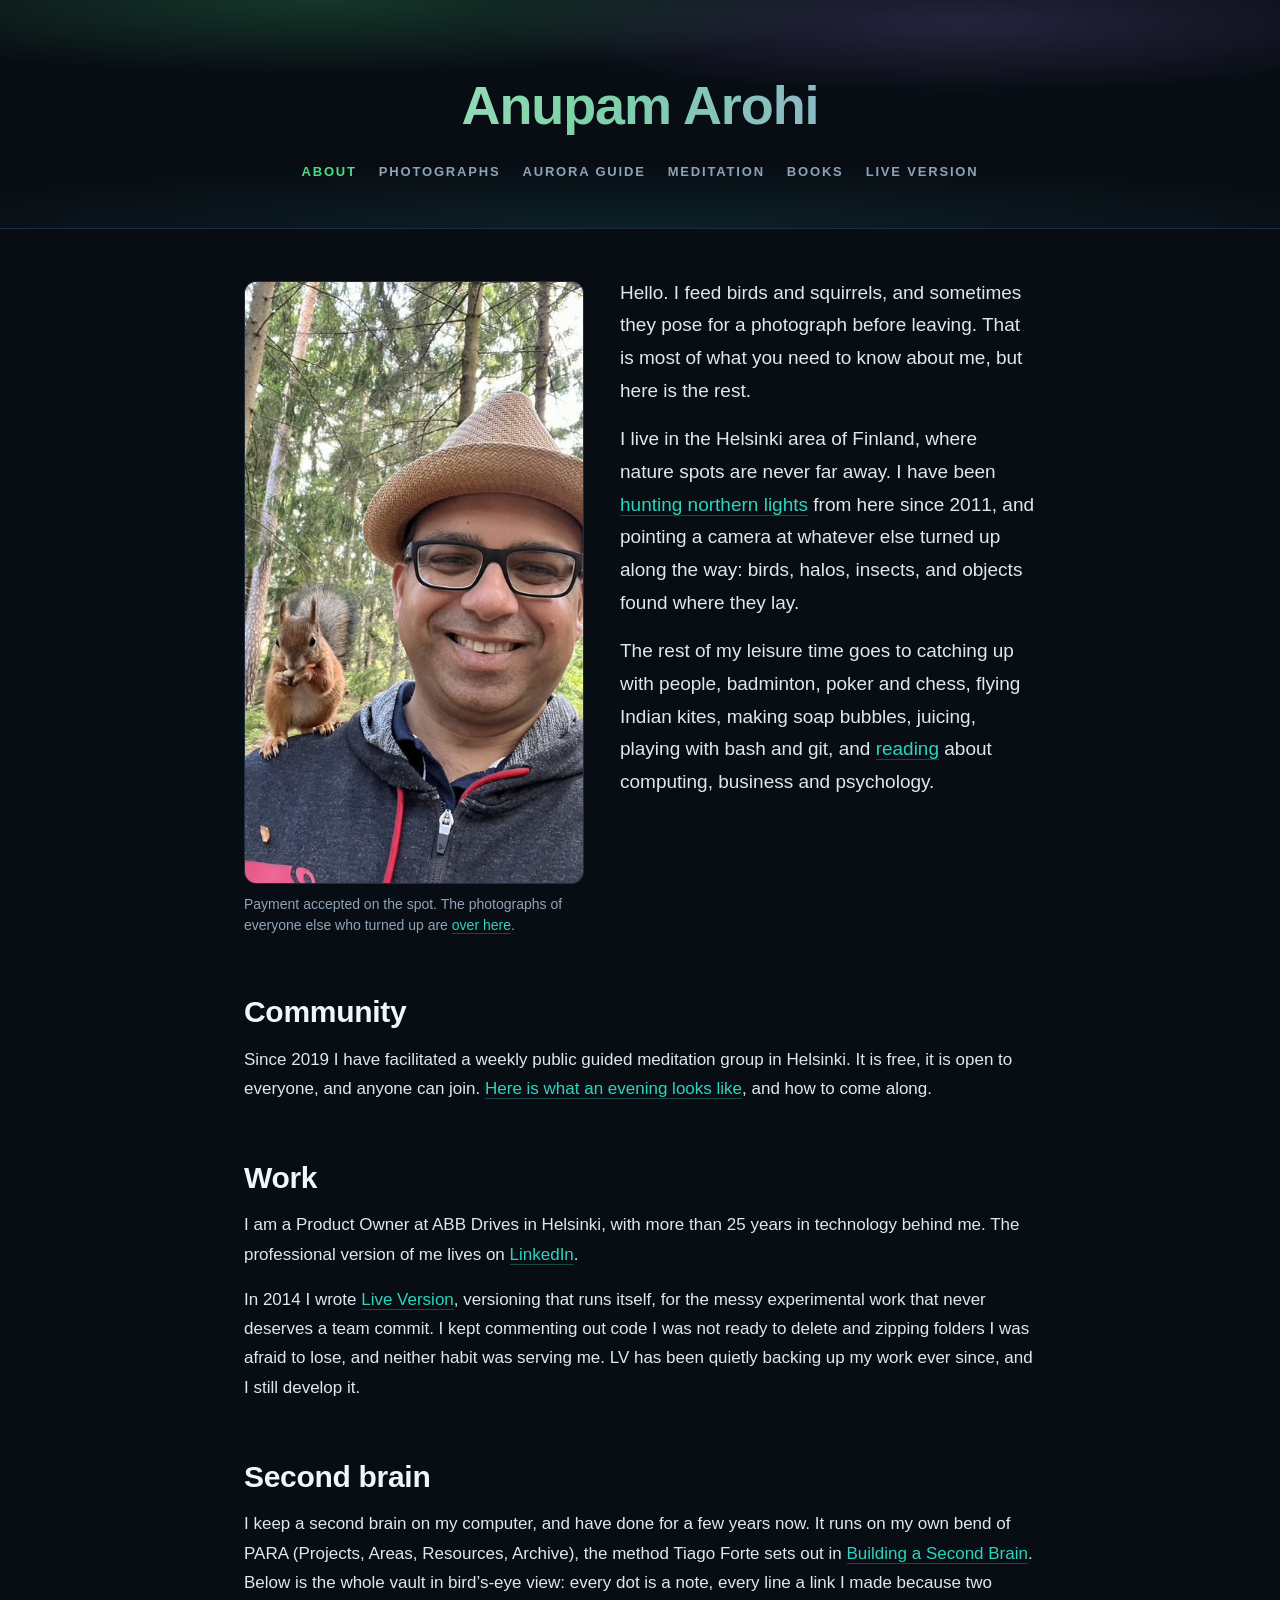
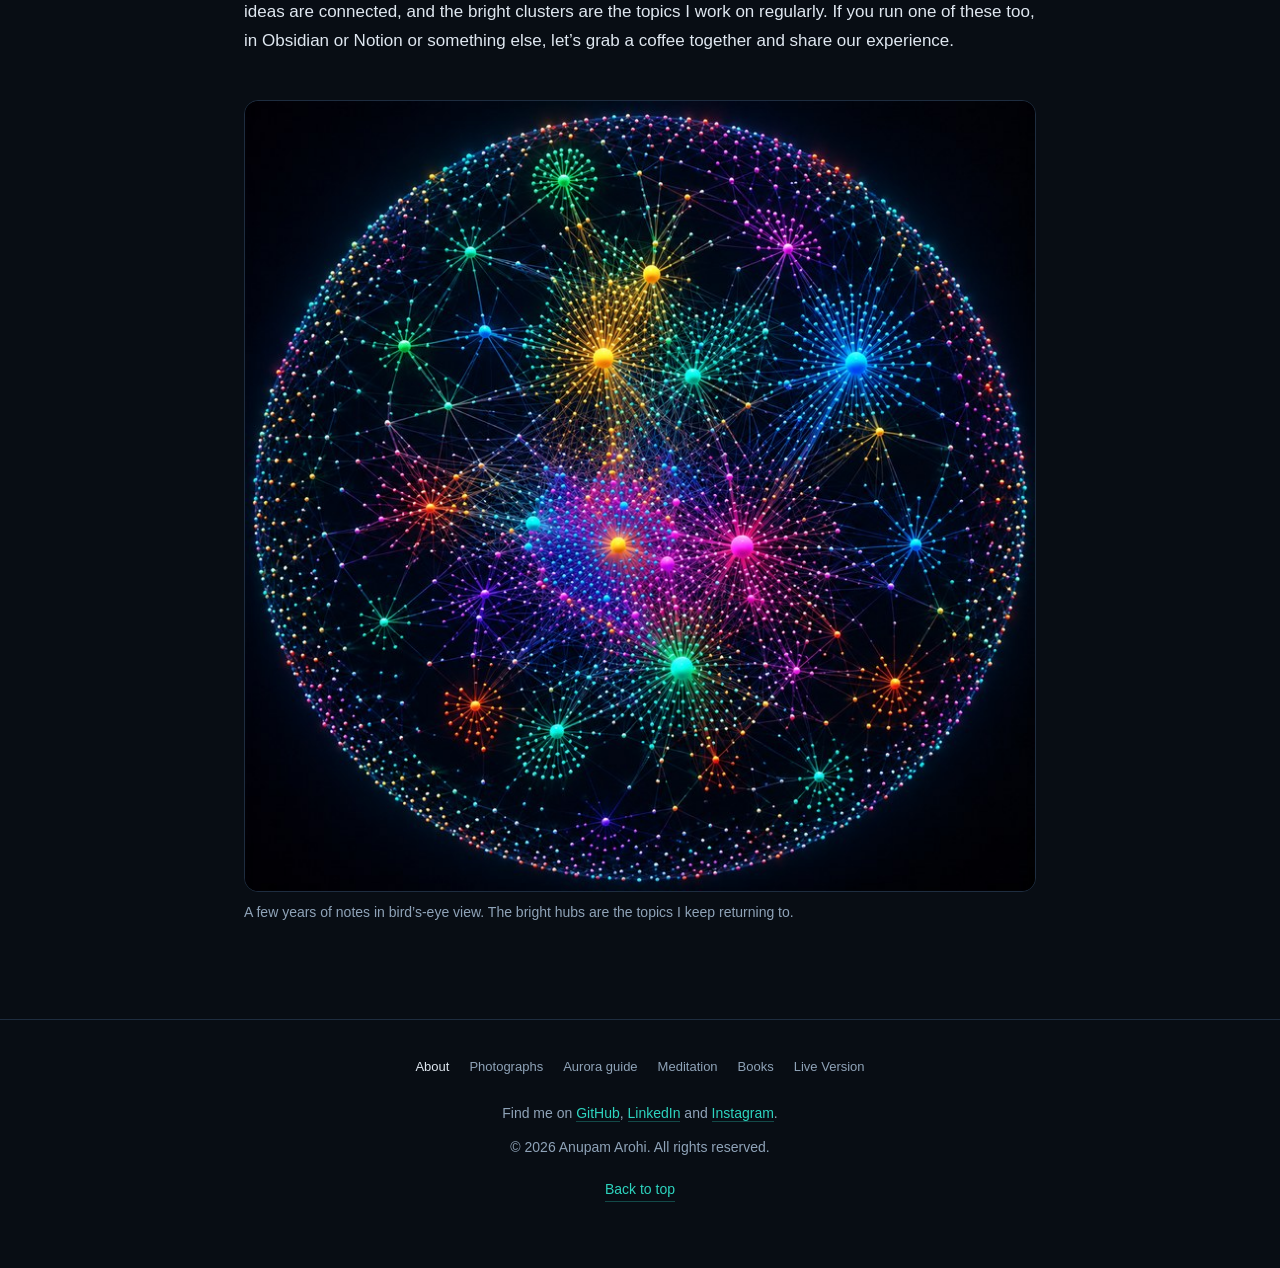
<file: index.html>
<!DOCTYPE html>
<html lang="en">
<head>
<meta charset="utf-8">
<meta name="viewport" content="width=device-width, initial-scale=1">
<title>Anupam Arohi</title>
<meta name="description" content="Anupam Arohi: Product Owner at ABB Drives in Helsinki, photographer, aurora hunter, author of Live Version, and facilitator of a weekly public meditation group.">
<meta name="author" content="Anupam Arohi">
<link rel="canonical" href="https://anupam-arohi.github.io/">

<meta property="og:type" content="profile">
<meta property="og:site_name" content="Anupam Arohi">
<meta property="og:title" content="Anupam Arohi">
<meta property="og:description" content="Product Owner in Helsinki, photographer, aurora hunter, author of Live Version, and facilitator of a weekly public meditation group.">
<meta property="og:url" content="https://anupam-arohi.github.io/">
<meta property="og:image" content="https://anupam-arohi.github.io/images/anupam-with-a-red-squirrel-1400.jpg">
<meta property="og:image:alt" content="Anupam smiling in a straw hat while a red squirrel eats a nut on his shoulder.">
<meta name="twitter:card" content="summary_large_image">
<meta name="theme-color" content="#080d14">

<link rel="stylesheet" href="site.css">
<link rel="stylesheet" href="about.css">

<script type="application/ld+json">
{
  "@context": "https://schema.org",
  "@type": "Person",
  "name": "Anupam Arohi",
  "url": "https://anupam-arohi.github.io/",
  "jobTitle": "Product Owner",
  "worksFor": { "@type": "Organization", "name": "ABB Drives" },
  "address": { "@type": "PostalAddress", "addressLocality": "Espoo", "addressCountry": "FI" },
  "sameAs": [
    "https://www.linkedin.com/in/anupamarohi/",
    "https://github.com/anupam-arohi",
    "https://www.instagram.com/anupam_social/",
    "https://anupam-arohi.github.io/meditation.html",
    "https://anupam-arohi.github.io/gm/",
    "https://anupam-arohi.github.io/photos/",
    "https://anupam-arohi.github.io/auroras/",
    "https://anupam-arohi.github.io/lv/",
    "https://anupam-arohi.github.io/books/"
  ]
}
</script>
</head>
<body>

<a class="skip" href="#main">Skip to the content</a>

<header class="hero" id="top">
  <h1>Anupam Arohi</h1>
  <!-- site-nav:start current="about" -->
  <ul class="nav">
    <li><a href="/" aria-current="page">About</a></li>
    <li><a href="/photos/">Photographs</a></li>
    <li><a href="/auroras/">Aurora guide</a></li>
    <li><a href="/meditation.html">Meditation</a></li>
    <li><a href="/books/">Books</a></li>
    <li><a href="/lv/">Live Version</a></li>
  </ul>
  <!-- site-nav:end -->
</header>

<main id="main">

<div class="opening">
  <figure class="portrait">
    <span class="frame">
      <img
        src="images/anupam-with-a-red-squirrel.jpg"
        srcset="images/anupam-with-a-red-squirrel-800.jpg 450w,
                images/anupam-with-a-red-squirrel-1400.jpg 788w,
                images/anupam-with-a-red-squirrel-2000.jpg 1125w"
        sizes="(max-width:700px) 92vw, 340px"
        width="1125" height="2000"
        alt="Anupam smiling in a straw hat while a red squirrel sits on his shoulder eating a nut, in a pine forest.">
    </span>
    <figcaption>Payment accepted on the spot. The photographs of everyone else who turned up are <a href="/photos/">over here</a>.</figcaption>
  </figure>

  <div class="lede">
    <p>Hello. I feed birds and squirrels, and sometimes they pose for a photograph before leaving. That is most of what you need to know about me, but here is the rest.</p>
    <p>I live in the Helsinki area of Finland, where nature spots are never far away. I have been <a href="/auroras/">hunting northern lights</a> from here since 2011, and pointing a camera at whatever else turned up along the way: birds, halos, insects, and objects found where they lay.</p>
    <p>The rest of my leisure time goes to catching up with people, badminton, poker and chess, flying Indian kites, making soap bubbles, juicing, playing with bash and git, and <a href="/books/">reading</a> about computing, business and psychology.</p>
  </div>
</div>

<h2>Community</h2>
<p>Since 2019 I have facilitated a weekly public guided meditation group in Helsinki. It is free, it is open to everyone, and anyone can join. <a href="meditation.html">Here is what an evening looks like</a>, and how to come along.</p>

<h2>Work</h2>
<p>I am a Product Owner at ABB Drives in Helsinki, with more than 25 years in technology behind me. The professional version of me lives on <a href="https://www.linkedin.com/in/anupamarohi/">LinkedIn</a>.</p>
<p>In 2014 I wrote <a href="/lv/">Live Version</a>, versioning that runs itself, for the messy experimental work that never deserves a team commit. I kept commenting out code I was not ready to delete and zipping folders I was afraid to lose, and neither habit was serving me. LV has been quietly backing up my work ever since, and I still develop it.</p>

<h2>Second brain</h2>
<p>I keep a second brain on my computer, and have done for a few years now. It runs on my own bend of PARA (Projects, Areas, Resources, Archive), the method Tiago Forte sets out in <a href="https://www.goodreads.com/review/show/4835673491" rel="noopener">Building a Second Brain</a>. Below is the whole vault in bird&rsquo;s-eye view: every dot is a note, every line a link I made because two ideas are connected, and the bright clusters are the topics I work on regularly. If you run one of these too, in Obsidian or Notion or something else, let&rsquo;s grab a coffee together and share our experience.</p>

<figure class="banner">
  <img
    src="images/second-brain-graph-1254.jpg"
    srcset="images/second-brain-graph-800.jpg 800w,
            images/second-brain-graph-1254.jpg 1254w"
    sizes="(max-width:840px) 92vw, 792px"
    width="1254" height="1254"
    alt="A spherical graph view of my second brain: hundreds of coloured dots, each a note, joined by faint lines into bright clusters around the topics I return to most."
    loading="lazy">
  <figcaption>A few years of notes in bird&rsquo;s-eye view. The bright hubs are the topics I keep returning to.</figcaption>
</figure>

</main>

<footer>
  <!-- site-nav:start current="about" class="footer-nav" -->
  <ul class="footer-nav">
    <li><a href="/" aria-current="page">About</a></li>
    <li><a href="/photos/">Photographs</a></li>
    <li><a href="/auroras/">Aurora guide</a></li>
    <li><a href="/meditation.html">Meditation</a></li>
    <li><a href="/books/">Books</a></li>
    <li><a href="/lv/">Live Version</a></li>
  </ul>
  <!-- site-nav:end -->
  <p>Find me on <a href="https://github.com/anupam-arohi">GitHub</a>, <a href="https://www.linkedin.com/in/anupamarohi/">LinkedIn</a> and <a rel="me" href="https://www.instagram.com/anupam_social/">Instagram</a>.</p>
  <p>&copy; 2026 Anupam Arohi. All rights reserved.</p>
  <p><a class="top" href="#top">Back to top</a></p>
</footer>

</body>
</html>
</file>
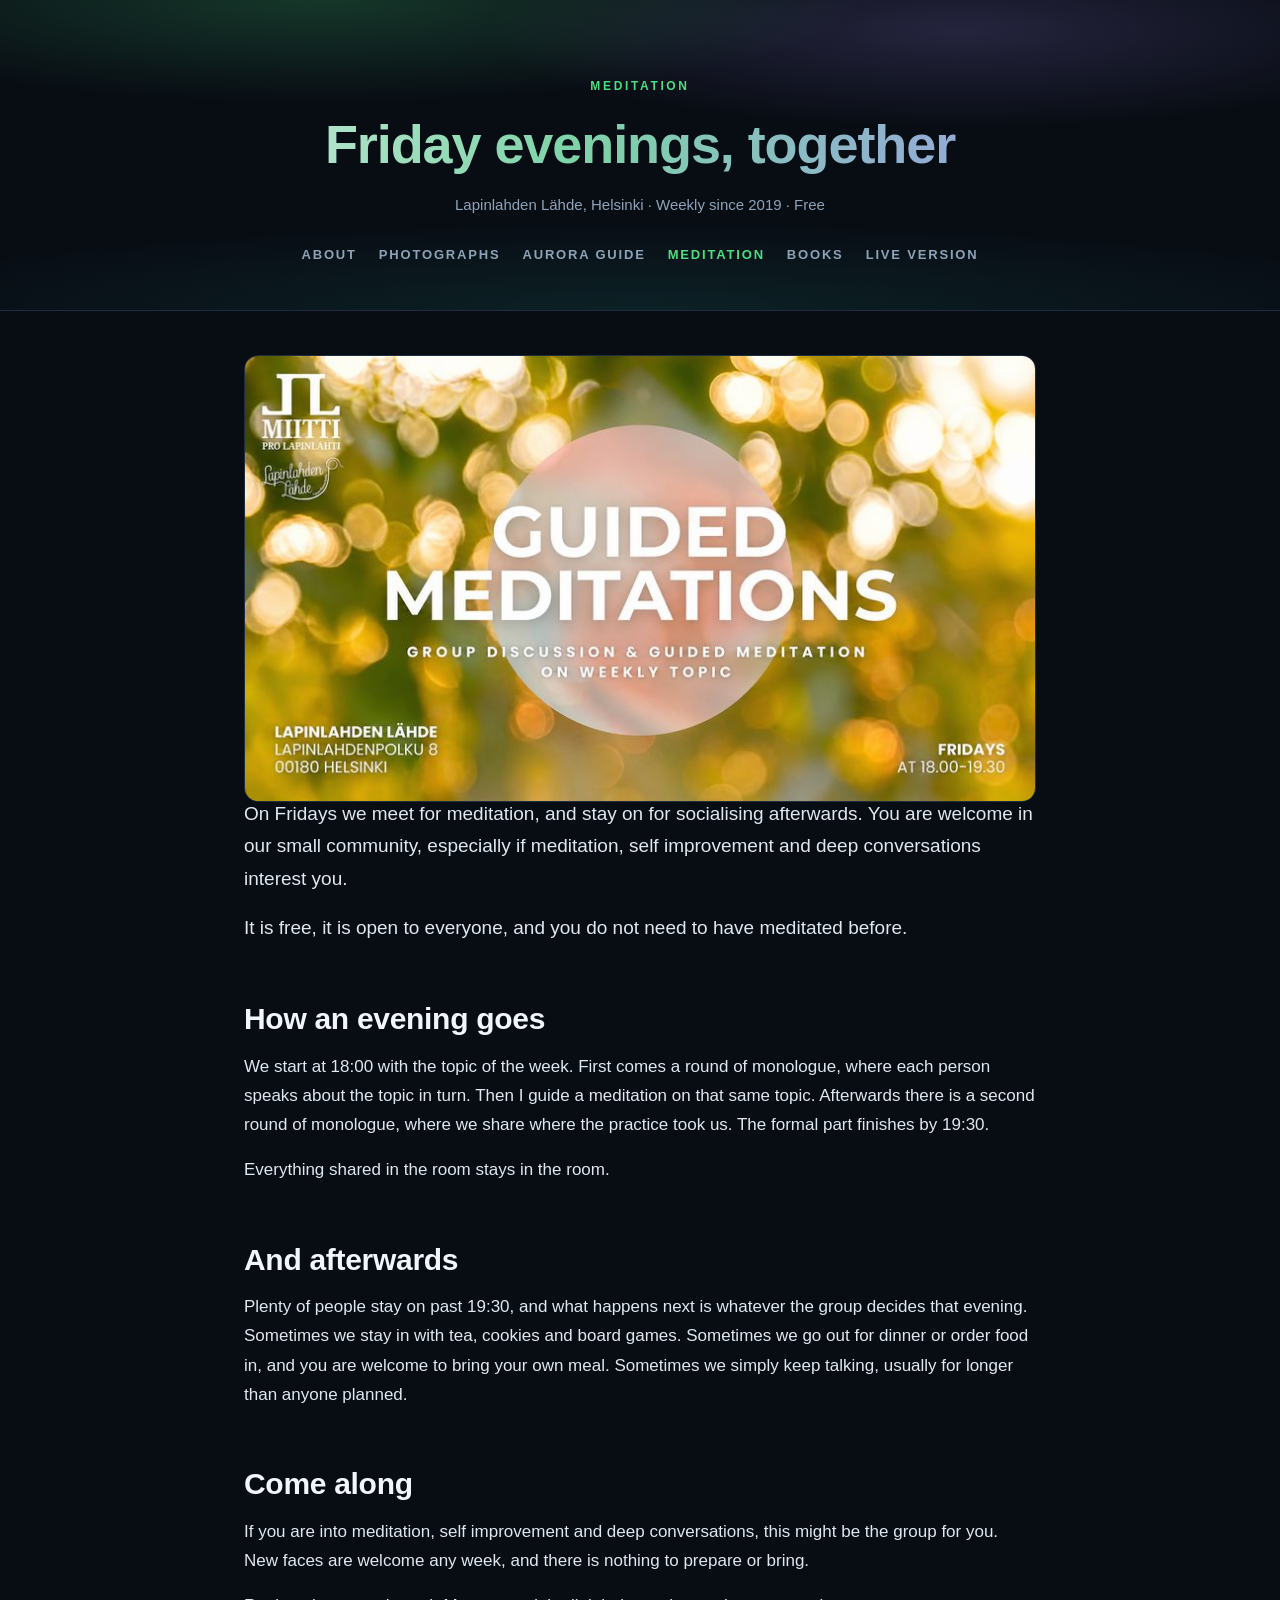
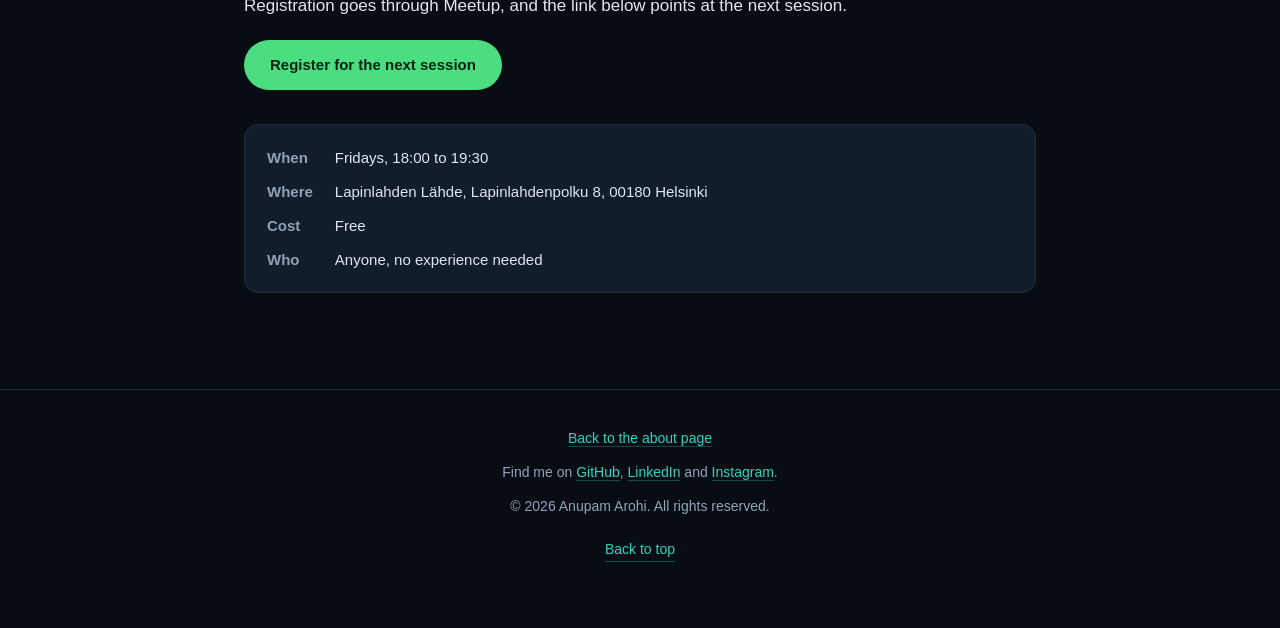
<file: meditation.html>
<!DOCTYPE html>
<html lang="en">
<head>
<meta charset="utf-8">
<meta name="viewport" content="width=device-width, initial-scale=1">
<title>Meditation &middot; Anupam Arohi</title>
<meta name="description" content="A free weekly meditation and conversation group in Helsinki. Fridays 18:00 to 19:30 at Lapinlahden Lahde, Lapinlahdenpolku 8. Running since 2019, open to everyone.">
<meta name="author" content="Anupam Arohi">
<link rel="canonical" href="https://anupam-arohi.github.io/meditation.html">

<meta property="og:type" content="article">
<meta property="og:site_name" content="Anupam Arohi">
<meta property="og:title" content="Meditation &middot; Anupam Arohi">
<meta property="og:description" content="A free weekly meditation and conversation group in Helsinki. Fridays 18:00 to 19:30 at Lapinlahden Lahde, Lapinlahdenpolku 8. Running since 2019, open to everyone.">
<meta property="og:url" content="https://anupam-arohi.github.io/meditation.html">
<meta property="og:image" content="https://anupam-arohi.github.io/images/guided-meditations-banner-2000.jpg">
<meta property="og:image:alt" content="Guided Meditations poster: Fridays 18.00 to 19.30 at Lapinlahden Lahde, Helsinki.">
<meta name="twitter:card" content="summary_large_image">
<meta name="theme-color" content="#080d14">

<link rel="stylesheet" href="site.css">
<link rel="stylesheet" href="about.css">
</head>
<body>

<a class="skip" href="#main">Skip to the content</a>

<header class="hero" id="top">
  <p class="kicker">Meditation</p>
  <h1>Friday evenings, together</h1>
  <p class="byline">Lapinlahden L&auml;hde, Helsinki &middot; Weekly since 2019 &middot; Free</p>
  <!-- site-nav:start current="meditation" -->
  <ul class="nav">
    <li><a href="/">About</a></li>
    <li><a href="/photos/">Photographs</a></li>
    <li><a href="/auroras/">Aurora guide</a></li>
    <li><a href="/meditation.html" aria-current="page">Meditation</a></li>
    <li><a href="/books/">Books</a></li>
    <li><a href="/lv/">Live Version</a></li>
  </ul>
  <!-- site-nav:end -->
</header>

<main id="main">

<figure class="banner">
  <img
    src="images/guided-meditations-banner-1400.jpg"
    srcset="images/guided-meditations-banner-800.jpg 800w,
            images/guided-meditations-banner-1400.jpg 1400w,
            images/guided-meditations-banner-2000.jpg 2000w"
    sizes="(max-width:840px) 92vw, 792px"
    width="1400" height="788"
    alt="Guided Meditations poster: group discussion and guided meditation on a weekly topic, Lapinlahden L&auml;hde, Lapinlahdenpolku 8, Helsinki, Fridays 18.00 to 19.30, over a background of golden bokeh lights.">
</figure>

<div class="lede">
  <p>On Fridays we meet for meditation, and stay on for socialising afterwards. You are welcome in our small community, especially if meditation, self improvement and deep conversations interest you.</p>
  <p>It is free, it is open to everyone, and you do not need to have meditated before.</p>
</div>

<h2>How an evening goes</h2>
<p>We start at 18:00 with the topic of the week. First comes a round of monologue, where each person speaks about the topic in turn. Then I guide a meditation on that same topic. Afterwards there is a second round of monologue, where we share where the practice took us. The formal part finishes by 19:30.</p>
<p>Everything shared in the room stays in the room.</p>

<h2>And afterwards</h2>
<p>Plenty of people stay on past 19:30, and what happens next is whatever the group decides that evening. Sometimes we stay in with tea, cookies and board games. Sometimes we go out for dinner or order food in, and you are welcome to bring your own meal. Sometimes we simply keep talking, usually for longer than anyone planned.</p>

<h2>Come along</h2>
<p>If you are into meditation, self improvement and deep conversations, this might be the group for you. New faces are welcome any week, and there is nothing to prepare or bring.</p>
<p>Registration goes through Meetup, and the link below points at the next session.</p>

<p><a class="cta" href="/gm/">Register for the next session</a></p>

<dl class="facts">
  <dt>When</dt>
  <dd>Fridays, 18:00 to 19:30</dd>
  <dt>Where</dt>
  <dd>Lapinlahden L&auml;hde, Lapinlahdenpolku 8, 00180 Helsinki</dd>
  <dt>Cost</dt>
  <dd>Free</dd>
  <dt>Who</dt>
  <dd>Anyone, no experience needed</dd>
</dl>

</main>

<footer>
  <p><a href="./">Back to the about page</a></p>
  <p>Find me on <a href="https://github.com/anupam-arohi">GitHub</a>, <a href="https://www.linkedin.com/in/anupamarohi/">LinkedIn</a> and <a rel="me" href="https://www.instagram.com/anupam_social/">Instagram</a>.</p>
  <p>&copy; 2026 Anupam Arohi. All rights reserved.</p>
  <p><a class="top" href="#top">Back to top</a></p>
</footer>

</body>
</html>
</file>
<file: site.css>
/* ============================================================================
   site.css  ·  the shared shell for anupam-arohi.github.io
   ----------------------------------------------------------------------------
   SOURCE OF TRUTH: anupam-arohi.github.io/_shared/site.css
   DO NOT EDIT THE COPIES. Edit the source, then run:

       python3 _shared/sync.py

   which copies this file into every site repo and re-stamps the nav.

   Scope: design tokens, base typography, skip link, hero, site nav, footer.
   Anything page-specific belongs in that site's own stylesheet, which loads
   AFTER this one and may override freely.
   ========================================================================== */

:root{
  --bg:#080d14;
  --bg-soft:#0e1622;
  --panel:#121c2a;
  --border:#1e2d40;
  --text:#dfe7f0;
  --muted:#8fa3b8;
  --green:#4ade80;
  --teal:#2dd4bf;
  --violet:#a78bfa;
  --pink:#f472b6;
  --amber:#fbbf24;
  /* Default reading width. Each site overrides this in its own stylesheet:
     prose pages use 820-840px, the gallery widens to 1140px. */
  --maxw:840px;
}

*{box-sizing:border-box}
html{scroll-behavior:smooth}
body{
  margin:0;
  background:var(--bg);
  color:var(--text);
  font:400 17px/1.72 -apple-system,BlinkMacSystemFont,"Segoe UI",Roboto,"Helvetica Neue",Arial,sans-serif;
  -webkit-font-smoothing:antialiased;
}
a{color:var(--teal);text-decoration:none;border-bottom:1px solid rgba(45,212,191,.3)}
a:hover{color:var(--green);border-bottom-color:var(--green)}

/* Visible focus everywhere. Never remove this without replacing it. */
:focus-visible{
  outline:2px solid var(--green);
  outline-offset:3px;
  border-radius:4px;
}

.skip{
  position:absolute;left:-9999px;top:0;
  background:var(--panel);color:var(--text);
  padding:10px 16px;border:1px solid var(--border);border-radius:0 0 8px 0;z-index:200;
}
.skip:focus{left:0}

/* ---------- hero ---------- */
.hero{
  position:relative;
  padding:76px 24px 44px;
  text-align:center;
  overflow:hidden;
  border-bottom:1px solid var(--border);
}
.hero::before{
  content:"";
  position:absolute;inset:0;
  background:
    radial-gradient(ellipse 70% 55% at 25% 0%, rgba(74,222,128,.20), transparent 60%),
    radial-gradient(ellipse 60% 50% at 75% 10%, rgba(167,139,250,.18), transparent 62%),
    radial-gradient(ellipse 90% 40% at 50% 100%, rgba(45,212,191,.10), transparent 70%);
  pointer-events:none;
}
.hero > *{position:relative}
.kicker{
  font-size:12px;letter-spacing:.22em;text-transform:uppercase;
  color:var(--green);margin:0 0 18px;font-weight:600;
}
h1{
  margin:0 0 18px;
  font-size:clamp(32px,6.2vw,54px);
  line-height:1.1;font-weight:700;letter-spacing:-.02em;
  background:linear-gradient(100deg,#e8f5ee 0%,#7dd3a8 45%,#a78bfa 100%);
  -webkit-background-clip:text;background-clip:text;
  -webkit-text-fill-color:transparent;
}
.byline{color:var(--muted);font-size:15px;margin:0}
.byline span{color:var(--text)}

/* h1 is a gradient clipped to the text, which would swallow a colour emoji.
   This span opts back out so the glyph paints normally. */
.emoji{
  -webkit-text-fill-color:initial;
  background:none;
  font-size:.78em;
  vertical-align:.06em;
}

/* ---------- site nav ----------
   Identical on every page of every site. Generated between the
   <!-- site-nav:start --> markers by _shared/sync.py. Do not hand-edit. */
.nav{
  display:flex;gap:22px;justify-content:center;flex-wrap:wrap;
  margin:26px 0 0;padding:0;list-style:none;
  font-size:13px;letter-spacing:.14em;text-transform:uppercase;font-weight:600;
}
.nav a{color:var(--muted);border:0}
.nav a:hover,.nav a[aria-current="page"]{color:var(--green)}

/* ---------- section nav ----------
   Second row, for navigation WITHIN one site (photos: All / Series).
   Deliberately lighter than .nav so the two levels never read as one bar. */
.subnav{
  display:flex;gap:18px;justify-content:center;flex-wrap:wrap;
  margin:14px 0 0;padding:0;list-style:none;
  font-size:13px;font-weight:500;letter-spacing:.02em;
}
.subnav a{
  color:var(--muted);border:0;
  padding:3px 12px;border-radius:100px;
  background:rgba(255,255,255,.04);
}
.subnav a:hover{color:var(--text);background:rgba(255,255,255,.09)}
.subnav a[aria-current="page"]{
  color:#06210f;background:var(--green);font-weight:650;
}

/* ---------- layout ----------
   h2 is deliberately NOT here: the prose sites want generous space above a
   heading, the gallery and the guide want it tight. Each site sets its own. */
main{max-width:var(--maxw);margin:0 auto;padding:0 24px 96px}
p{margin:0 0 16px}

/* ---------- footer ---------- */
footer{
  border-top:1px solid var(--border);
  padding:36px 24px 56px;text-align:center;
  color:var(--muted);font-size:14px;
}
footer p{margin:0 0 10px}
.top{display:inline-block;margin-top:8px}

/* The same nav as the header, repeated where people finish reading and ask
   "what else is here". Lighter than .nav on purpose: a footer nav is a
   safety net, not a second bar competing with the one at the top. */
.footer-nav{
  display:flex;gap:10px 20px;justify-content:center;flex-wrap:wrap;
  margin:0 0 22px;padding:0;list-style:none;
  font-size:13px;font-weight:500;
}
.footer-nav a{color:var(--muted);border:0}
.footer-nav a:hover{color:var(--green)}
.footer-nav a[aria-current="page"]{color:var(--text)}

/* ---------- motion ---------- */
@media(prefers-reduced-motion:reduce){
  html{scroll-behavior:auto}
  *,*::before,*::after{transition-duration:.001ms !important;animation-duration:.001ms !important}
}
</file>
<file: about.css>
/* ============================================================================
   about.css
   ----------------------------------------------------------------------------
   Page-specific styles only. The shared shell (colour tokens, base type, skip
   link, hero, nav, footer) lives in site.css, which every page loads first.
   site.css is generated: edit it in the root repo's _shared/ and run sync.py,
   never here.
   ========================================================================== */

:root{
  /* prose, not images */
  --maxw:840px;
}

h2{
  font-size:clamp(23px,3.6vw,30px);
  line-height:1.25;margin:56px 0 14px;font-weight:650;letter-spacing:-.01em;color:#f0f6fb;
}

/* ---------- opening: portrait beside the first words ---------- */
.opening{
  display:grid;grid-template-columns:minmax(0,340px) 1fr;
  gap:36px;align-items:start;
  margin-top:52px;
}
@media(max-width:700px){
  .opening{grid-template-columns:1fr}
  .portrait{max-width:340px;margin:0 auto}
}
.portrait{margin:0}
.portrait .frame{
  display:block;overflow:hidden;line-height:0;
  border-radius:12px;border:1px solid var(--border);
  background:var(--bg-soft);
}
.portrait img{width:100%;height:auto;display:block}
.portrait figcaption{
  color:var(--muted);font-size:14px;line-height:1.55;margin-top:10px;
}
.lede{font-size:19px}
.lede p:first-child{margin-top:-4px}

/* ---------- cards to the other sites ---------- */
.site-list{
  display:grid;grid-template-columns:repeat(auto-fit,minmax(280px,1fr));
  gap:18px;margin:26px 0 0;padding:0;list-style:none;
}
.site-card{
  background:var(--panel);border:1px solid var(--border);border-radius:14px;
  overflow:hidden;display:flex;flex-direction:column;height:100%;
}
.site-card:hover{border-color:#2a3d55}
.site-card .thumb{line-height:0;border-bottom:1px solid var(--border)}
.site-card .thumb img{width:100%;height:180px;object-fit:cover;display:block}
.site-card .body{padding:18px 20px 20px}
.site-card h3{margin:0 0 6px;font-size:18px;font-weight:650;color:#e6eef6}
.site-card h3 a{color:inherit;border:0}
.site-card h3 a:hover{color:var(--green)}
.site-card p{margin:0;font-size:14px;color:var(--muted);line-height:1.6}

/* ---------- meditation page: banner ---------- */
.banner{margin:44px 0 0}
.banner img{
  width:100%;height:auto;display:block;
  border-radius:14px;border:1px solid var(--border);
}
.banner figcaption{
  color:var(--muted);font-size:14px;line-height:1.55;margin-top:10px;
}

/* ---------- meditation page: register button + practical details ----------
   The button always points at the gm redirect, never at a Meetup event URL. */
.cta{
  display:inline-block;margin:4px 0 8px;
  background:var(--green);color:#06210f;
  border:0;border-radius:100px;
  padding:12px 26px;font-weight:650;font-size:15px;
  transition:background .15s;
}
.cta:hover{background:var(--teal);color:#06210f}

.facts{
  display:grid;grid-template-columns:max-content 1fr;gap:8px 22px;
  margin:26px 0 0;padding:20px 22px;
  background:var(--panel);border:1px solid var(--border);border-radius:14px;
  font-size:15px;
}
.facts dt{color:var(--muted);font-weight:600}
.facts dd{margin:0}
@media(max-width:520px){
  .facts{grid-template-columns:1fr;gap:0}
  .facts dd{margin:0 0 12px}
  .facts dd:last-child{margin-bottom:0}
}
</file>
